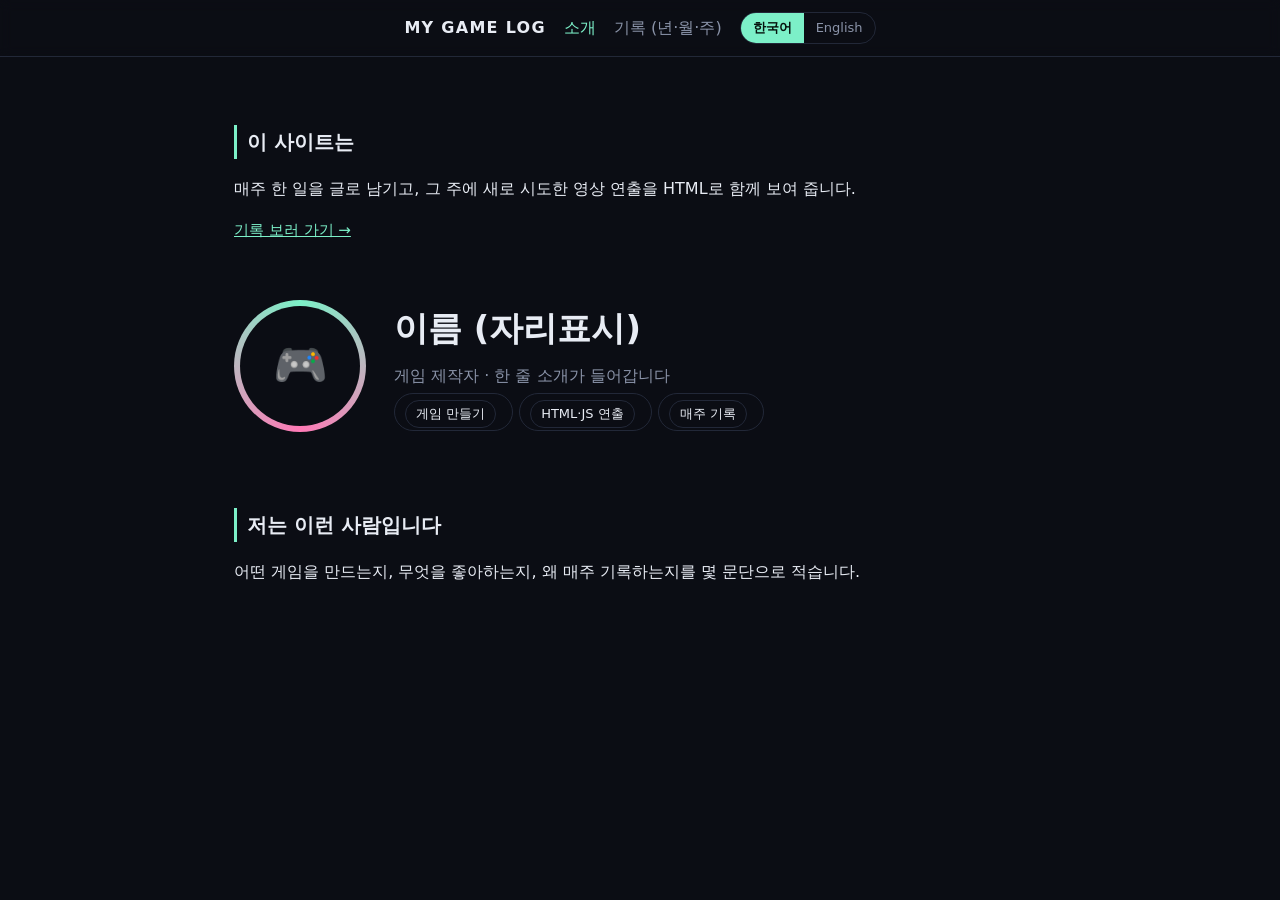
<file: index.html>
<!doctype html>
<html lang="ko">
<head>
<meta charset="utf-8">
<meta name="viewport" content="width=device-width,initial-scale=1">
<title>MY GAME LOG · 소개 About</title>
<link rel="stylesheet" href="site-files/styles/common-styles/site-common-base-style.css">
<link rel="stylesheet" href="site-files/styles/index-page-styles/index-page-style.css">
</head>
<body class="ko">
<div class="bar">
  <b><a href="index.html">MY GAME LOG</a></b>
  <a href="index.html" class="on"><span class="ko">소개</span><span class="en">About</span></a>
  <a href="site-files/archive-page/weekly-log-archive-list.html"><span class="ko">기록 (년·월·주)</span><span class="en">Log (year / month / week)</span></a>
  <div class="right">
    <div class="lang"><button data-l="ko">한국어</button><button data-l="en">English</button></div>
  </div>
</div>
<main>
  <h2><span class="ko">이 사이트는</span><span class="en">About this site</span></h2>
  <p><span class="ko">매주 한 일을 글로 남기고, 그 주에 새로 시도한 영상 연출을 HTML로 함께 보여 줍니다.</span><span class="en">Each week I write down what I did, and show the new visual effect I tried that week as its own HTML page.</span></p>
  <p class="fxtop"><a href="site-files/archive-page/weekly-log-archive-list.html"><span class="ko">기록 보러 가기 →</span><span class="en">Go to the log →</span></a></p>
  <div class="hero">
    <div class="avatar"><i>🎮</i></div>
    <div>
      <h1><span class="ko">이름 (자리표시)</span><span class="en">Name (placeholder)</span></h1>
      <div class="dim"><span class="ko">게임 제작자 · 한 줄 소개가 들어갑니다</span><span class="en">Game maker · a one-line introduction goes here</span></div>
      <div class="chips"><span><span class="ko">게임 만들기</span><span class="en">Making games</span></span><span><span class="ko">HTML·JS 연출</span><span class="en">HTML and JS effects</span></span><span><span class="ko">매주 기록</span><span class="en">Weekly log</span></span></div>
    </div>
  </div>
  <h2><span class="ko">저는 이런 사람입니다</span><span class="en">Who I am</span></h2>
  <p><span class="ko">어떤 게임을 만드는지, 무엇을 좋아하는지, 왜 매주 기록하는지를 몇 문단으로 적습니다.</span><span class="en">A few paragraphs on what kind of games I make, what I like, and why I write every week.</span></p>
</main>
<script src="site-files/scripts/common-scripts/site-common-language.js"></script>
</body>
</html>
</file>
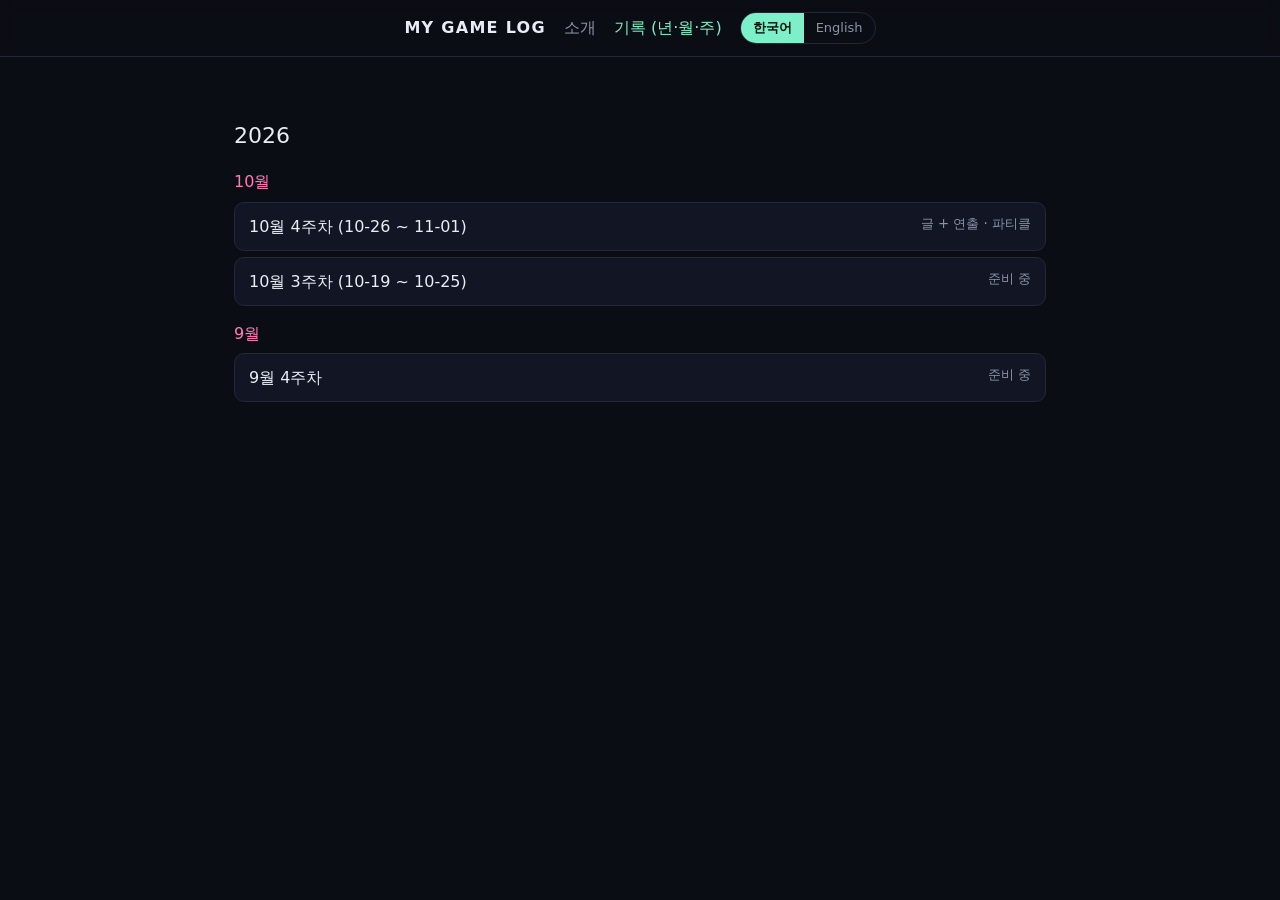
<file: site-files/archive-page/weekly-log-archive-list.html>
<!doctype html>
<html lang="ko">
<head>
<meta charset="utf-8">
<meta name="viewport" content="width=device-width,initial-scale=1">
<title>MY GAME LOG · 기록 Log</title>
<link rel="stylesheet" href="../styles/common-styles/site-common-base-style.css">
<link rel="stylesheet" href="../styles/archive-page-styles/archive-page-style.css">
</head>
<body class="ko">
<div class="bar">
  <b><a href="../../index.html">MY GAME LOG</a></b>
  <a href="../../index.html"><span class="ko">소개</span><span class="en">About</span></a>
  <a href="weekly-log-archive-list.html" class="on"><span class="ko">기록 (년·월·주)</span><span class="en">Log (year / month / week)</span></a>
  <div class="right">
    <div class="lang"><button data-l="ko">한국어</button><button data-l="en">English</button></div>
  </div>
</div>
<main>
  <div class="year">2026</div>
  <div class="month"><span class="ko">10월</span><span class="en">October</span></div>
  <a class="week" href="../../Diary/2026/10-w4/weekly-post-page.html"><span><span class="ko">10월 4주차 (10-26 ~ 11-01)</span><span class="en">October, week 4 (10-26 to 11-01)</span></span><small><span class="ko">글 + 연출 · 파티클</span><span class="en">Post + effect · particles</span></small></a>
  <div class="week"><span><span class="ko">10월 3주차 (10-19 ~ 10-25)</span><span class="en">October, week 3 (10-19 to 10-25)</span></span><small><span class="ko">준비 중</span><span class="en">Coming soon</span></small></div>
  <div class="month"><span class="ko">9월</span><span class="en">September</span></div>
  <div class="week"><span><span class="ko">9월 4주차</span><span class="en">September, week 4</span></span><small><span class="ko">준비 중</span><span class="en">Coming soon</span></small></div>
</main>
<script src="../scripts/common-scripts/site-common-language.js"></script>
</body>
</html>
</file>
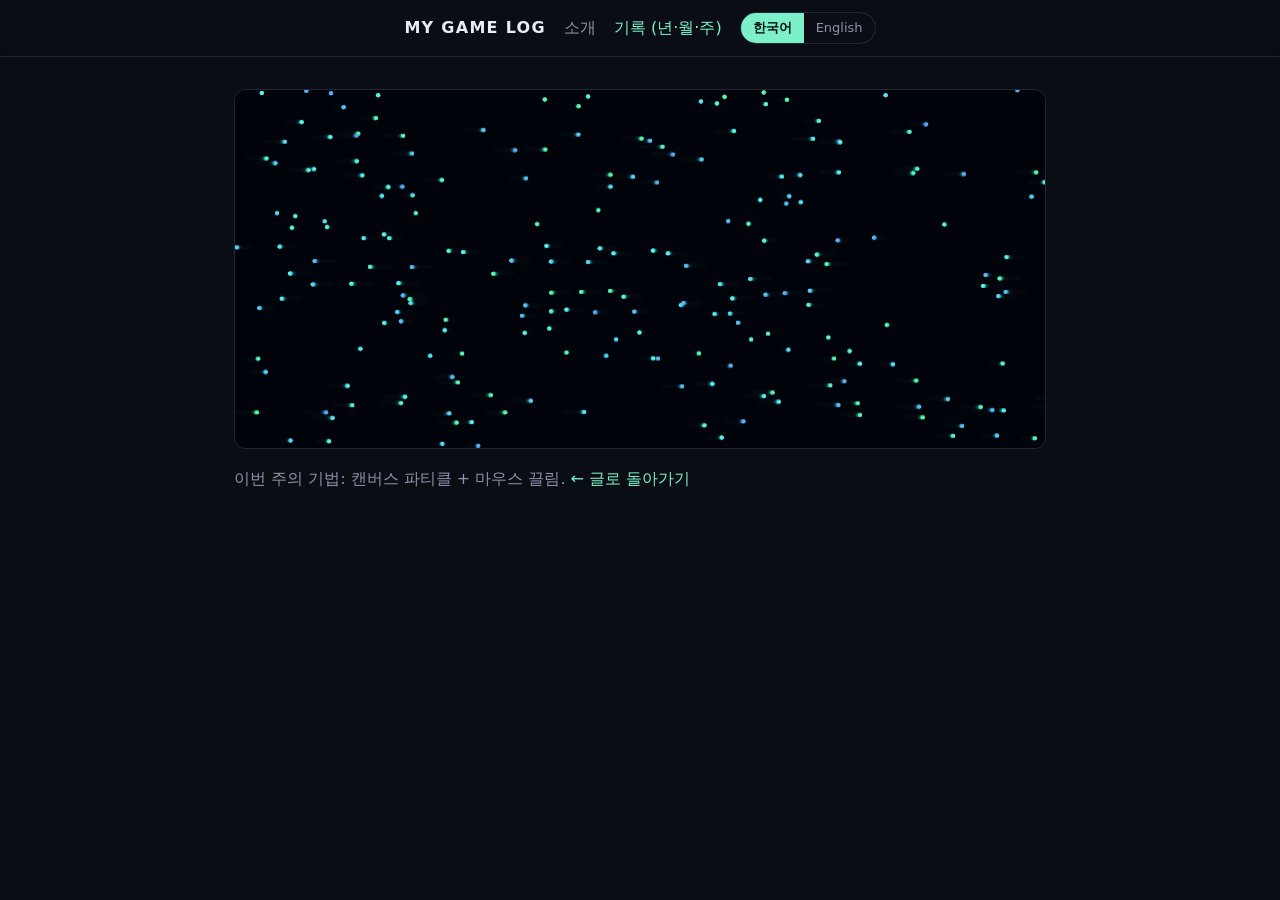
<file: Diary/2026/10-w4/weekly-effect-page.html>
<!doctype html>
<html lang="ko">
<head>
<meta charset="utf-8">
<meta name="viewport" content="width=device-width,initial-scale=1">
<title>MY GAME LOG · 2026 W44 effect</title>
<link rel="stylesheet" href="../../../site-files/styles/common-styles/site-common-base-style.css">
<link rel="stylesheet" href="../../../site-files/styles/weekly-effect-styles/dark-default-style/weekly-dark-style.css">
</head>
<body class="ko">
<div class="bar">
  <b><a href="../../../index.html">MY GAME LOG</a></b>
  <a href="../../../index.html"><span class="ko">소개</span><span class="en">About</span></a>
  <a href="../../../site-files/archive-page/weekly-log-archive-list.html" class="on"><span class="ko">기록 (년·월·주)</span><span class="en">Log (year / month / week)</span></a>
  <div class="right">
    <div class="lang"><button data-l="ko">한국어</button><button data-l="en">English</button></div>
  </div>
</div>
<main>
  <canvas id="cv"></canvas>
  <p class="dim"><span class="ko">이번 주의 기법: 캔버스 파티클 + 마우스 끌림.</span><span class="en">This week's technique: canvas particles pulled toward the mouse.</span> <a href="weekly-post-page.html"><span class="ko">← 글로 돌아가기</span><span class="en">← Back to the post</span></a></p>
</main>
<script src="../../../site-files/scripts/common-scripts/site-common-language.js"></script>
<script>
const cv=document.getElementById('cv'),c=cv.getContext('2d');let mx=-1,my=-1;
cv.width=cv.clientWidth*devicePixelRatio;cv.height=360*devicePixelRatio;
cv.addEventListener('mousemove',e=>{const r=cv.getBoundingClientRect();mx=(e.clientX-r.left)*cv.width/r.width;my=(e.clientY-r.top)*cv.height/r.height});
const P=Array.from({length:220},()=>({x:Math.random()*cv.width,y:Math.random()*cv.height,vx:0,vy:0,h:Math.random()*60+150}));
(function f(){c.fillStyle='rgba(5,6,11,.18)';c.fillRect(0,0,cv.width,cv.height);
  for(const p of P){if(mx>=0){const dx=mx-p.x,dy=my-p.y,d=Math.hypot(dx,dy)+30;p.vx+=dx/d*.6;p.vy+=dy/d*.6}
    p.vx*=.95;p.vy*=.95;p.x+=p.vx+Math.sin(p.y/40)*.3;p.y+=p.vy;
    c.fillStyle='hsl('+p.h+',90%,65%)';c.beginPath();c.arc(p.x,p.y,2*devicePixelRatio,0,7);c.fill()}
  requestAnimationFrame(f)})();
</script>
</body>
</html>
</file>
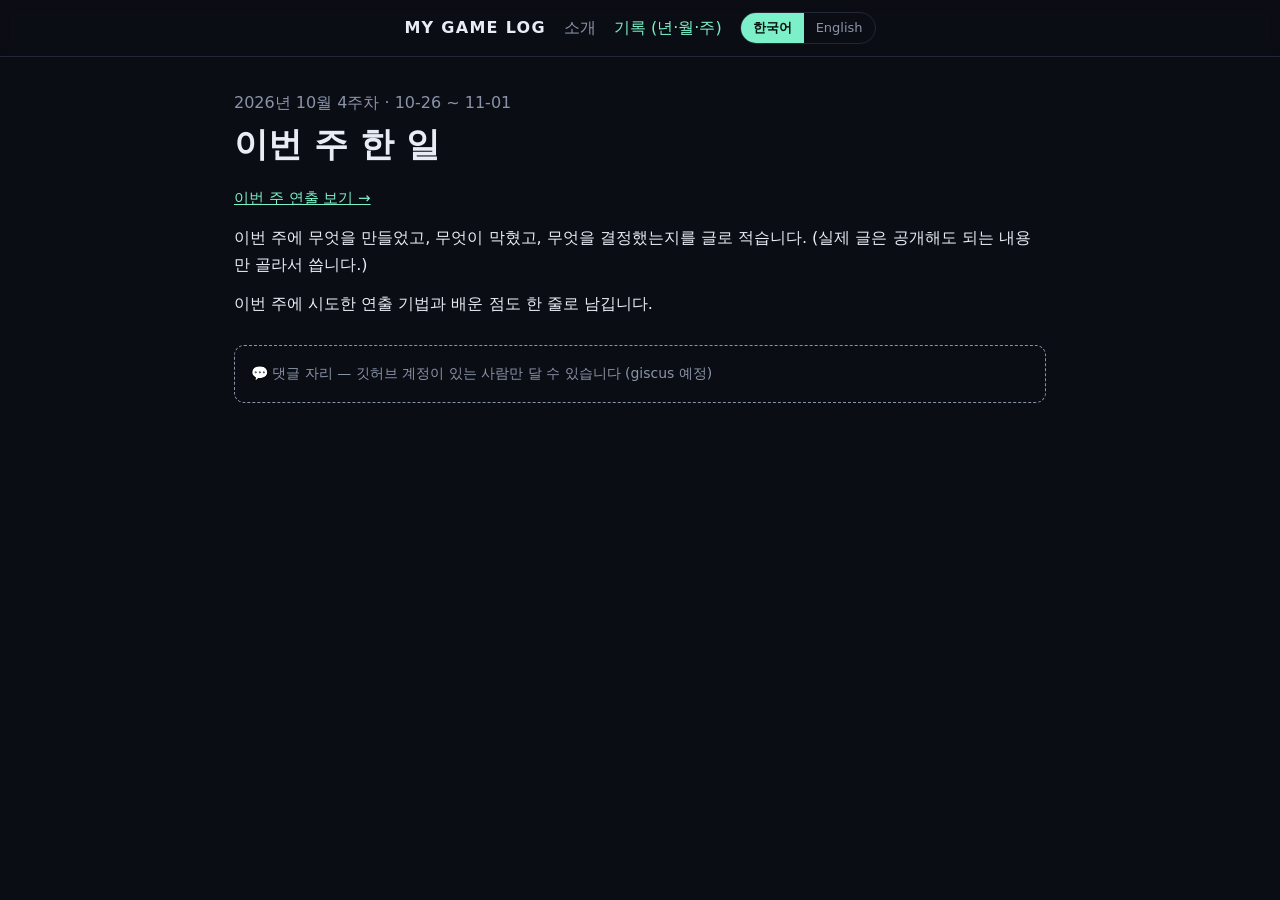
<file: Diary/2026/10-w4/weekly-post-page.html>
<!doctype html>
<html lang="ko">
<head>
<meta charset="utf-8">
<meta name="viewport" content="width=device-width,initial-scale=1">
<title>MY GAME LOG · 2026 W44</title>
<link rel="stylesheet" href="../../../site-files/styles/common-styles/site-common-base-style.css">
<link rel="stylesheet" href="../../../site-files/styles/weekly-effect-styles/dark-default-style/weekly-dark-style.css">
</head>
<body class="ko">
<div class="bar">
  <b><a href="../../../index.html">MY GAME LOG</a></b>
  <a href="../../../index.html"><span class="ko">소개</span><span class="en">About</span></a>
  <a href="../../../site-files/archive-page/weekly-log-archive-list.html" class="on"><span class="ko">기록 (년·월·주)</span><span class="en">Log (year / month / week)</span></a>
  <div class="right">
    <div class="lang"><button data-l="ko">한국어</button><button data-l="en">English</button></div>
  </div>
</div>
<main class="post">
  <div class="dim"><span class="ko">2026년 10월 4주차 · 10-26 ~ 11-01</span><span class="en">2026, October, week 4 · 10-26 to 11-01</span></div>
  <h1><span class="ko">이번 주 한 일</span><span class="en">What I did this week</span></h1>
  <p class="fxtop"><a href="weekly-effect-page.html"><span class="ko">이번 주 연출 보기 →</span><span class="en">Watch this week's effect →</span></a></p>
  <p><span class="ko">이번 주에 무엇을 만들었고, 무엇이 막혔고, 무엇을 결정했는지를 글로 적습니다. (실제 글은 공개해도 되는 내용만 골라서 씁니다.)</span><span class="en">What I made this week, what got stuck, and what I decided, in writing. (The real text will only use what is fine to make public.)</span></p>
  <p><span class="ko">이번 주에 시도한 연출 기법과 배운 점도 한 줄로 남깁니다.</span><span class="en">The effect technique I tried this week and what I learned from it, in one line.</span></p>
  <div class="cm"><span class="ko">💬 댓글 자리 — 깃허브 계정이 있는 사람만 달 수 있습니다 (giscus 예정)</span><span class="en">💬 Comments go here — only people with a GitHub account can comment (giscus, planned)</span></div>
</main>
<script src="../../../site-files/scripts/common-scripts/site-common-language.js"></script>
</body>
</html>
</file>
<file: site-files/styles/common-styles/site-common-base-style.css>
/* Base look shared by every page: colors, top bar, language switch, text. A theme may override the :root colors. */
:root{--bg:#0b0d14;--fg:#e8ecf4;--dim:#8a93a8;--ac:#7cf0c8;--ac2:#ff7ab6;--line:#222838}
*{box-sizing:border-box}
body{margin:0;background:var(--bg);color:var(--fg);font:16px/1.7 "Malgun Gothic",system-ui,sans-serif}
body.ko .en,body.en .ko{display:none!important}
a{color:var(--ac);text-decoration:none;cursor:pointer}a:hover{text-decoration:underline}
.bar{position:sticky;top:0;z-index:5;display:flex;flex-wrap:wrap;gap:18px;align-items:center;justify-content:center;padding:12px 24px;background:#0b0d14ddd;border-bottom:1px solid var(--line);backdrop-filter:blur(6px)}
.bar b{letter-spacing:.08em}.bar b a{color:var(--fg)}.bar>a{color:var(--dim)}.bar>a.on{color:var(--ac)}
.bar .right{display:flex;gap:10px;align-items:center}
.lang{display:flex;border:1px solid var(--line);border-radius:99px;overflow:hidden}
.lang button{background:none;border:0;color:var(--dim);padding:4px 12px;font:inherit;font-size:13px;cursor:pointer}
body.ko .lang [data-l=ko],body.en .lang [data-l=en]{background:var(--ac);color:#06130e;font-weight:bold}
main{max-width:860px;margin:0 auto;padding:32px 24px 96px;animation:in .5s ease}
@keyframes in{from{opacity:0;transform:translateY(10px)}to{opacity:1}}
h1{margin:0 0 4px;font-size:34px}h2{margin:36px 0 10px;font-size:20px;border-left:3px solid var(--ac);padding-left:10px}
.dim{color:var(--dim)}
.fxtop{margin:0 0 16px;font-size:15px}.fxtop a{text-decoration:underline}
</file>
<file: site-files/styles/index-page-styles/index-page-style.css>
/* Look of index.html only (the profile page). */
.hero{display:flex;gap:28px;align-items:center;padding:40px 0}
.avatar{width:132px;height:132px;border-radius:50%;flex:none;background:conic-gradient(from 0deg,var(--ac),var(--ac2),var(--ac));display:grid;place-items:center;font-size:44px;animation:spin 12s linear infinite}
.avatar i{font-style:normal;background:var(--bg);width:120px;height:120px;border-radius:50%;display:grid;place-items:center;animation:spin 12s linear infinite reverse}
@keyframes spin{to{transform:rotate(360deg)}}
.chips span{display:inline-block;margin:4px 6px 0 0;padding:2px 10px;border:1px solid var(--line);border-radius:99px;font-size:13px}
</file>
<file: site-files/styles/archive-page-styles/archive-page-style.css>
/* Look of the year / month / week list page. */
.year{margin-top:28px;font-size:22px}.month{margin:14px 0 4px;color:var(--ac2)}
.week{display:flex;justify-content:space-between;gap:12px;padding:10px 14px;margin:6px 0;background:#121624;border:1px solid var(--line);border-radius:10px;color:var(--fg)}
a.week:hover{border-color:var(--ac);text-decoration:none}.week small{color:var(--dim)}
</file>
<file: site-files/styles/weekly-effect-styles/dark-default-style/weekly-dark-style.css>
/* Theme for a week's post and effect pages: the default dark look.
   To make another theme (white, Halloween, ...) copy this folder, rename it, and change the colors and shapes here;
   a week page picks its theme by linking that folder's css after site-common-base.css. */
.post p{margin:12px 0}
canvas{display:block;width:100%;height:360px;border-radius:12px;background:#05060b;border:1px solid var(--line)}
.cm{margin-top:28px;padding:16px;border:1px dashed var(--dim);border-radius:10px;color:var(--dim);font-size:14px}
</file>
